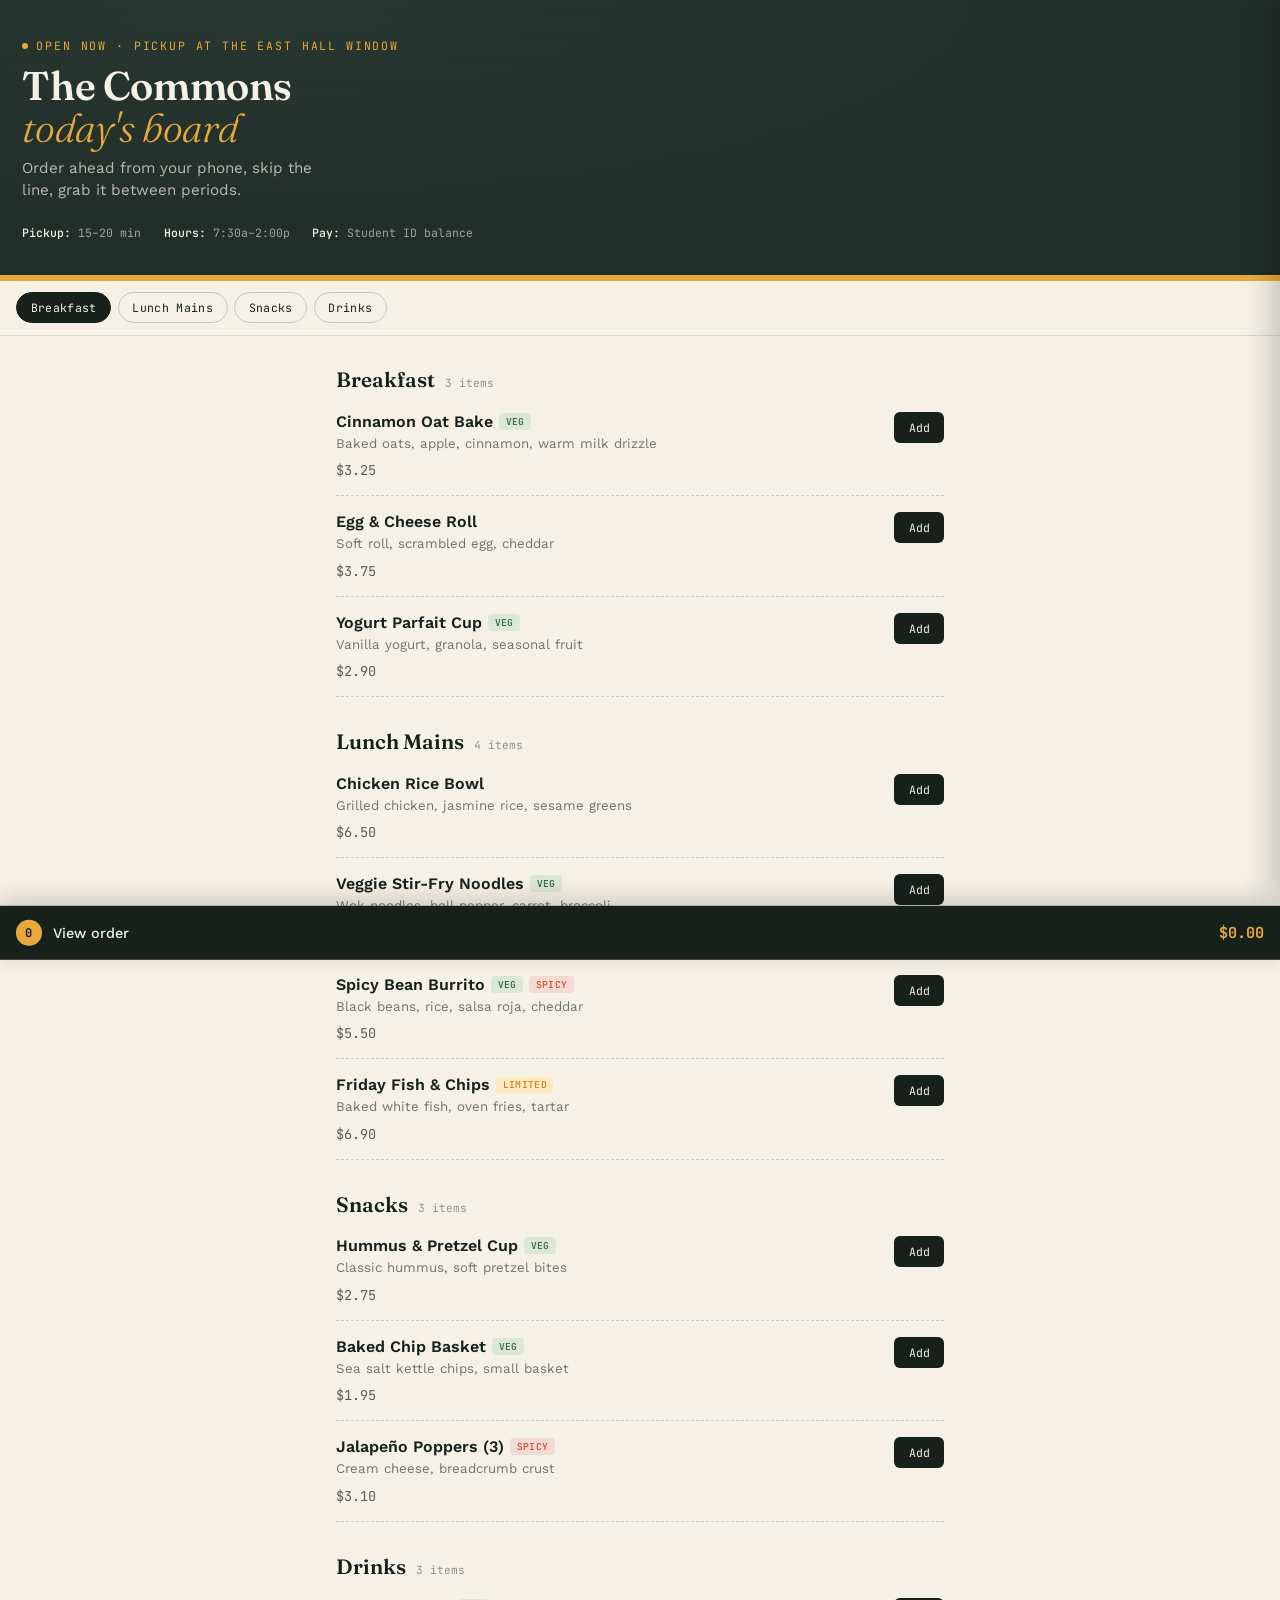
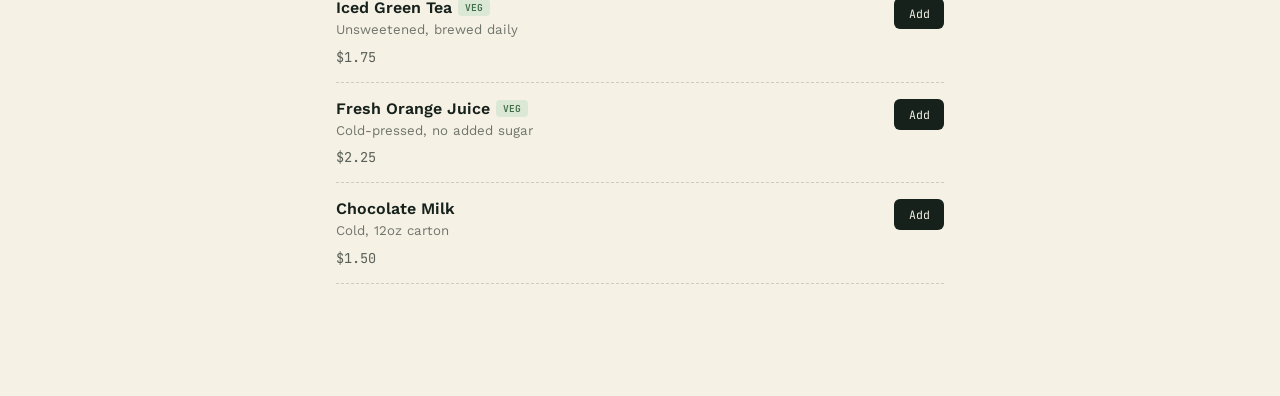
<file: school-canteen-order.html>
<!DOCTYPE html>
<html lang="en">
<head>
<meta charset="UTF-8">
<meta name="viewport" content="width=device-width, initial-scale=1.0">
<title>The Commons — Order Online</title>
<link rel="preconnect" href="https://fonts.googleapis.com">
<link href="https://fonts.googleapis.com/css2?family=Fraunces:opsz,wght@9..144,300..900&family=Work+Sans:wght@400;500;600;700&family=JetBrains+Mono:wght@400;500;700&display=swap" rel="stylesheet">
<style>
  :root{
    --chalk-bg:#1F2E28;
    --chalk-bg-2:#28392F;
    --paper:#F5F1E4;
    --paper-2:#EDE6D2;
    --mustard:#E8A93B;
    --mustard-dark:#C98A22;
    --rust:#C8553D;
    --ink:#16211C;
    --line: rgba(245,241,228,0.18);
  }
  *{box-sizing:border-box; margin:0; padding:0;}
  html{scroll-behavior:smooth;}
  body{
    background:var(--paper);
    color:var(--ink);
    font-family:'Work Sans', sans-serif;
    -webkit-font-smoothing:antialiased;
  }
  @media (prefers-reduced-motion: reduce){
    *{animation:none !important; transition:none !important;}
  }

  /* ---------- HERO / CHALKBOARD ---------- */
  .board{
    background:
      radial-gradient(ellipse at 20% 0%, rgba(255,255,255,0.04), transparent 60%),
      var(--chalk-bg);
    color:var(--paper);
    padding:2.4rem 1.4rem 2.2rem;
    position:relative;
    overflow:hidden;
    border-bottom:6px solid var(--mustard);
  }
  .board::before{
    content:"";
    position:absolute; inset:0;
    background-image:
      repeating-linear-gradient(0deg, rgba(255,255,255,0.015) 0px, transparent 1px, transparent 3px);
    pointer-events:none;
  }
  .eyebrow{
    font-family:'JetBrains Mono', monospace;
    font-size:0.72rem;
    letter-spacing:0.16em;
    text-transform:uppercase;
    color:var(--mustard);
    display:flex; align-items:center; gap:0.5rem;
  }
  .eyebrow::before{
    content:"";
    width:6px; height:6px; border-radius:50%;
    background:var(--mustard);
    animation:pulse 2.2s ease-in-out infinite;
  }
  @keyframes pulse{
    0%,100%{opacity:1; transform:scale(1);}
    50%{opacity:0.4; transform:scale(0.8);}
  }
  .board h1{
    font-family:'Fraunces', serif;
    font-weight:600;
    font-size:2.5rem;
    line-height:1.05;
    margin:0.7rem 0 0.5rem;
    letter-spacing:-0.01em;
  }
  .board h1 em{
    font-style:italic;
    font-weight:300;
    color:var(--mustard);
  }
  .board p.sub{
    font-size:0.95rem;
    color:rgba(245,241,228,0.72);
    max-width:34ch;
    line-height:1.5;
  }
  .board-meta{
    margin-top:1.4rem;
    display:flex;
    gap:1.4rem;
    font-family:'JetBrains Mono', monospace;
    font-size:0.72rem;
    color:rgba(245,241,228,0.6);
    flex-wrap:wrap;
  }
  .board-meta strong{ color:var(--paper); font-weight:500; }

  /* ---------- CATEGORY NAV ---------- */
  .catnav{
    position:sticky; top:0; z-index:20;
    background:var(--paper);
    border-bottom:1px solid rgba(22,33,28,0.12);
    display:flex;
    gap:0.4rem;
    padding:0.7rem 1rem;
    overflow-x:auto;
    scrollbar-width:none;
  }
  .catnav::-webkit-scrollbar{display:none;}
  .cat-btn{
    font-family:'JetBrains Mono', monospace;
    font-size:0.72rem;
    letter-spacing:0.03em;
    white-space:nowrap;
    padding:0.45rem 0.85rem;
    border-radius:100px;
    border:1px solid rgba(22,33,28,0.2);
    background:transparent;
    color:var(--ink);
    cursor:pointer;
    transition:background 0.15s, color 0.15s, border-color 0.15s;
  }
  .cat-btn.active{
    background:var(--ink);
    color:var(--paper);
    border-color:var(--ink);
  }

  /* ---------- MENU ---------- */
  main{
    padding:1.6rem 1rem 7rem;
    max-width:640px;
    margin:0 auto;
  }
  .section-title{
    font-family:'Fraunces', serif;
    font-weight:600;
    font-size:1.3rem;
    margin:2rem 0 0.2rem;
    display:flex;
    align-items:baseline;
    gap:0.6rem;
  }
  .section-title span.count{
    font-family:'JetBrains Mono', monospace;
    font-size:0.7rem;
    color:rgba(22,33,28,0.45);
    font-weight:400;
  }
  .section-title:first-child{ margin-top:0.4rem; }

  .item{
    display:flex;
    justify-content:space-between;
    gap:1rem;
    padding:1rem 0;
    border-bottom:1px dashed rgba(22,33,28,0.18);
  }
  .item-info{ flex:1; }
  .item-name{
    font-weight:600;
    font-size:1rem;
    display:flex;
    align-items:center;
    gap:0.4rem;
  }
  .tag{
    font-family:'JetBrains Mono', monospace;
    font-size:0.6rem;
    padding:0.12rem 0.4rem;
    border-radius:4px;
    text-transform:uppercase;
    letter-spacing:0.03em;
  }
  .tag.veg{ background:#DCE8D6; color:#3D6B45; }
  .tag.spicy{ background:#F3DAD3; color:var(--rust); }
  .tag.limited{ background:#FCE8C2; color:var(--mustard-dark); }
  .item-desc{
    font-size:0.83rem;
    color:rgba(22,33,28,0.6);
    margin-top:0.25rem;
    line-height:1.4;
  }
  .item-price{
    font-family:'JetBrains Mono', monospace;
    font-size:0.85rem;
    color:rgba(22,33,28,0.7);
    margin-top:0.5rem;
  }
  .item-action{
    display:flex;
    flex-direction:column;
    align-items:flex-end;
    justify-content:space-between;
  }
  .add-btn{
    font-family:'JetBrains Mono', monospace;
    font-size:0.72rem;
    background:var(--ink);
    color:var(--paper);
    border:none;
    padding:0.5rem 0.9rem;
    border-radius:6px;
    cursor:pointer;
    transition:background 0.15s, transform 0.1s;
  }
  .add-btn:active{ transform:scale(0.94); }
  .add-btn:hover{ background:#2D4A3E; }
  .qty-control{
    display:flex;
    align-items:center;
    gap:0.5rem;
    background:var(--ink);
    border-radius:6px;
    padding:0.25rem 0.4rem;
  }
  .qty-control button{
    background:none; border:none; color:var(--paper);
    font-family:'JetBrains Mono', monospace;
    font-size:1rem;
    width:1.4rem; height:1.4rem;
    cursor:pointer;
    display:flex; align-items:center; justify-content:center;
  }
  .qty-control span{
    font-family:'JetBrains Mono', monospace;
    color:var(--paper);
    font-size:0.85rem;
    min-width:1ch;
    text-align:center;
  }

  /* ---------- CART BAR (collapsed) ---------- */
  .cart-bar{
    position:fixed; left:0; right:0; bottom:0;
    z-index:30;
    background:var(--ink);
    color:var(--paper);
    padding:0.9rem 1rem;
    display:flex;
    align-items:center;
    justify-content:space-between;
    cursor:pointer;
    transform:translateY(110%);
    transition:transform 0.3s cubic-bezier(.2,.8,.2,1);
    box-shadow:0 -6px 24px rgba(0,0,0,0.18);
  }
  .cart-bar.visible{ transform:translateY(0); }
  .cart-bar-left{
    display:flex; align-items:center; gap:0.7rem;
  }
  .cart-count{
    background:var(--mustard);
    color:var(--ink);
    font-family:'JetBrains Mono', monospace;
    font-weight:700;
    font-size:0.75rem;
    width:1.6rem; height:1.6rem;
    border-radius:50%;
    display:flex; align-items:center; justify-content:center;
  }
  .cart-bar-text{ font-size:0.9rem; font-weight:500; }
  .cart-bar-total{
    font-family:'JetBrains Mono', monospace;
    font-size:0.95rem;
    font-weight:700;
    color:var(--mustard);
  }

  /* ---------- RECEIPT / CART PANEL ---------- */
  .overlay{
    position:fixed; inset:0;
    background:rgba(22,33,28,0.55);
    z-index:40;
    opacity:0;
    pointer-events:none;
    transition:opacity 0.25s;
  }
  .overlay.open{ opacity:1; pointer-events:auto; }

  .receipt{
    position:fixed;
    right:0; top:0; bottom:0;
    width:min(92vw, 400px);
    background:var(--paper);
    z-index:50;
    transform:translateX(100%);
    transition:transform 0.32s cubic-bezier(.2,.8,.2,1);
    display:flex;
    flex-direction:column;
    box-shadow:-8px 0 30px rgba(0,0,0,0.2);
  }
  .receipt.open{ transform:translateX(0); }

  .receipt-header{
    padding:1.3rem 1.3rem 1rem;
    border-bottom:2px dashed rgba(22,33,28,0.25);
    display:flex;
    justify-content:space-between;
    align-items:flex-start;
  }
  .receipt-header h2{
    font-family:'Fraunces', serif;
    font-size:1.3rem;
    font-weight:600;
  }
  .receipt-header .order-no{
    font-family:'JetBrains Mono', monospace;
    font-size:0.68rem;
    color:rgba(22,33,28,0.5);
    margin-top:0.2rem;
  }
  .close-receipt{
    background:none; border:none; cursor:pointer;
    font-size:1.3rem; line-height:1;
    color:var(--ink);
    padding:0.2rem;
  }

  .receipt-body{
    flex:1;
    overflow-y:auto;
    padding:0.5rem 1.3rem;
  }
  .receipt-line{
    display:flex;
    justify-content:space-between;
    align-items:center;
    gap:0.6rem;
    padding:0.75rem 0;
    border-bottom:1px dashed rgba(22,33,28,0.15);
    font-family:'JetBrains Mono', monospace;
    font-size:0.82rem;
  }
  .receipt-line .rl-name{
    font-family:'Work Sans', sans-serif;
    font-weight:500;
    font-size:0.88rem;
  }
  .receipt-line .rl-qty{ color:rgba(22,33,28,0.5); }
  .receipt-line .rl-controls{
    display:flex; align-items:center; gap:0.4rem;
  }
  .rl-controls button{
    background:var(--paper-2);
    border:none; border-radius:4px;
    width:1.4rem; height:1.4rem;
    cursor:pointer;
    font-family:'JetBrains Mono', monospace;
  }
  .empty-cart{
    text-align:center;
    padding:3rem 1rem;
    color:rgba(22,33,28,0.5);
    font-size:0.88rem;
  }

  .receipt-summary{
    padding:1rem 1.3rem;
    border-top:2px dashed rgba(22,33,28,0.25);
    font-family:'JetBrains Mono', monospace;
    font-size:0.85rem;
  }
  .sum-row{
    display:flex; justify-content:space-between;
    padding:0.25rem 0;
    color:rgba(22,33,28,0.65);
  }
  .sum-row.total{
    color:var(--ink);
    font-weight:700;
    font-size:1.05rem;
    padding-top:0.6rem;
    margin-top:0.3rem;
    border-top:1px solid rgba(22,33,28,0.2);
  }

  .checkout-btn{
    margin:0 1.3rem 1.3rem;
    background:var(--mustard);
    color:var(--ink);
    border:none;
    padding:0.9rem;
    border-radius:8px;
    font-family:'JetBrains Mono', monospace;
    font-weight:700;
    font-size:0.85rem;
    letter-spacing:0.02em;
    cursor:pointer;
    transition:background 0.15s, transform 0.1s;
  }
  .checkout-btn:hover{ background:var(--mustard-dark); }
  .checkout-btn:active{ transform:scale(0.98); }
  .checkout-btn:disabled{
    background:rgba(22,33,28,0.15);
    color:rgba(22,33,28,0.4);
    cursor:not-allowed;
  }

  /* ---------- CHECKOUT FORM ---------- */
  .checkout-form{
    padding:0.3rem 1.3rem 1.3rem;
    display:flex;
    flex-direction:column;
    gap:0.8rem;
  }
  .field label{
    display:block;
    font-family:'JetBrains Mono', monospace;
    font-size:0.68rem;
    text-transform:uppercase;
    letter-spacing:0.05em;
    color:rgba(22,33,28,0.55);
    margin-bottom:0.3rem;
  }
  .field input, .field select{
    width:100%;
    padding:0.65rem 0.7rem;
    border:1px solid rgba(22,33,28,0.25);
    border-radius:6px;
    font-family:'Work Sans', sans-serif;
    font-size:0.9rem;
    background:white;
    color:var(--ink);
  }
  .field input:focus, .field select:focus{
    outline:2px solid var(--mustard);
    outline-offset:1px;
  }

  /* ---------- CONFIRMATION ---------- */
  .confirm{
    text-align:center;
    padding:2.5rem 1.5rem;
  }
  .confirm .stamp{
    font-family:'Fraunces', serif;
    font-size:1.6rem;
    font-weight:600;
    margin-bottom:0.4rem;
  }
  .confirm .ticket{
    font-family:'JetBrains Mono', monospace;
    background:var(--paper-2);
    border:1px dashed rgba(22,33,28,0.3);
    border-radius:8px;
    padding:1rem;
    margin:1.2rem 0;
    font-size:0.8rem;
    line-height:1.7;
    text-align:left;
  }
  .confirm p.note{
    font-size:0.85rem;
    color:rgba(22,33,28,0.6);
    line-height:1.5;
  }
  .new-order-btn{
    margin-top:1.4rem;
    background:var(--ink);
    color:var(--paper);
    border:none;
    padding:0.7rem 1.2rem;
    border-radius:6px;
    font-family:'JetBrains Mono', monospace;
    font-size:0.78rem;
    cursor:pointer;
  }

  /* Keyboard focus visibility */
  button:focus-visible, .cat-btn:focus-visible{
    outline:2px solid var(--mustard);
    outline-offset:2px;
  }

  @media (max-width:420px){
    .board h1{ font-size:2.1rem; }
  }
</style>
</head>
<body>

<div class="board">
  <div class="eyebrow">Open now &middot; Pickup at the East Hall window</div>
  <h1>The Commons<br><em>today's board</em></h1>
  <p class="sub">Order ahead from your phone, skip the line, grab it between periods.</p>
  <div class="board-meta">
    <span><strong>Pickup:</strong> 15&ndash;20 min</span>
    <span><strong>Hours:</strong> 7:30a&ndash;2:00p</span>
    <span><strong>Pay:</strong> Student ID balance</span>
  </div>
</div>

<nav class="catnav" id="catnav"></nav>

<main id="menu"></main>

<div class="cart-bar" id="cartBar">
  <div class="cart-bar-left">
    <div class="cart-count" id="cartCount">0</div>
    <div class="cart-bar-text">View order</div>
  </div>
  <div class="cart-bar-total" id="cartBarTotal">$0.00</div>
</div>

<div class="overlay" id="overlay"></div>

<aside class="receipt" id="receipt">
  <div id="receiptContent"></div>
</aside>

<script>
const MENU = [
  { id:'p1', cat:'Breakfast', name:'Cinnamon Oat Bake', desc:'Baked oats, apple, cinnamon, warm milk drizzle', price:3.25, tags:['veg'] },
  { id:'p2', cat:'Breakfast', name:'Egg & Cheese Roll', desc:'Soft roll, scrambled egg, cheddar', price:3.75, tags:[] },
  { id:'p3', cat:'Breakfast', name:'Yogurt Parfait Cup', desc:'Vanilla yogurt, granola, seasonal fruit', price:2.90, tags:['veg'] },

  { id:'l1', cat:'Lunch Mains', name:'Chicken Rice Bowl', desc:'Grilled chicken, jasmine rice, sesame greens', price:6.50, tags:[] },
  { id:'l2', cat:'Lunch Mains', name:'Veggie Stir-Fry Noodles', desc:'Wok noodles, bell pepper, carrot, broccoli', price:5.75, tags:['veg'] },
  { id:'l3', cat:'Lunch Mains', name:'Spicy Bean Burrito', desc:'Black beans, rice, salsa roja, cheddar', price:5.50, tags:['veg','spicy'] },
  { id:'l4', cat:'Lunch Mains', name:'Friday Fish & Chips', desc:'Baked white fish, oven fries, tartar', price:6.90, tags:['limited'] },

  { id:'s1', cat:'Snacks', name:'Hummus & Pretzel Cup', desc:'Classic hummus, soft pretzel bites', price:2.75, tags:['veg'] },
  { id:'s2', cat:'Snacks', name:'Baked Chip Basket', desc:'Sea salt kettle chips, small basket', price:1.95, tags:['veg'] },
  { id:'s3', cat:'Snacks', name:'Jalapeño Poppers (3)', desc:'Cream cheese, breadcrumb crust', price:3.10, tags:['spicy'] },

  { id:'d1', cat:'Drinks', name:'Iced Green Tea', desc:'Unsweetened, brewed daily', price:1.75, tags:['veg'] },
  { id:'d2', cat:'Drinks', name:'Fresh Orange Juice', desc:'Cold-pressed, no added sugar', price:2.25, tags:['veg'] },
  { id:'d3', cat:'Drinks', name:'Chocolate Milk', desc:'Cold, 12oz carton', price:1.50, tags:[] },
];

const CATEGORIES = [...new Set(MENU.map(i => i.cat))];
let cart = {}; // id -> qty

function fmt(n){ return '$' + n.toFixed(2); }

function renderCatNav(){
  const nav = document.getElementById('catnav');
  nav.innerHTML = CATEGORIES.map((c,i) =>
    `<button class="cat-btn${i===0?' active':''}" data-cat="${c}">${c}</button>`
  ).join('');
  nav.querySelectorAll('.cat-btn').forEach(btn => {
    btn.addEventListener('click', () => {
      document.getElementById('sec-' + btn.dataset.cat.replace(/\s+/g,'-')).scrollIntoView({behavior:'smooth', block:'start'});
    });
  });
}

function renderMenu(){
  const main = document.getElementById('menu');
  main.innerHTML = CATEGORIES.map(cat => {
    const items = MENU.filter(i => i.cat === cat);
    return `
      <div class="section-title" id="sec-${cat.replace(/\s+/g,'-')}">${cat} <span class="count">${items.length} items</span></div>
      ${items.map(renderItem).join('')}
    `;
  }).join('');
  attachItemHandlers();
}

function tagHTML(tags){
  const map = { veg:'Veg', spicy:'Spicy', limited:'Limited' };
  return tags.map(t => `<span class="tag ${t}">${map[t]}</span>`).join('');
}

function renderItem(item){
  const qty = cart[item.id] || 0;
  return `
    <div class="item" data-id="${item.id}">
      <div class="item-info">
        <div class="item-name">${item.name} ${tagHTML(item.tags)}</div>
        <div class="item-desc">${item.desc}</div>
        <div class="item-price">${fmt(item.price)}</div>
      </div>
      <div class="item-action">
        <div class="action-slot">
          ${qty === 0
            ? `<button class="add-btn" data-action="add">Add</button>`
            : `<div class="qty-control">
                 <button data-action="dec" aria-label="Remove one">−</button>
                 <span>${qty}</span>
                 <button data-action="inc" aria-label="Add one">+</button>
               </div>`
          }
        </div>
      </div>
    </div>
  `;
}

function attachItemHandlers(){
  document.querySelectorAll('.item').forEach(el => {
    const id = el.dataset.id;
    el.querySelectorAll('button').forEach(btn => {
      btn.addEventListener('click', () => {
        const action = btn.dataset.action;
        if(action === 'add' || action === 'inc'){
          cart[id] = (cart[id] || 0) + 1;
        } else if(action === 'dec'){
          cart[id] = Math.max(0, (cart[id] || 0) - 1);
          if(cart[id] === 0) delete cart[id];
        }
        updateItemSlot(id);
        updateCartBar();
        if(document.getElementById('receipt').classList.contains('open')){
          renderReceipt();
        }
      });
    });
  });
}

function updateItemSlot(id){
  const el = document.querySelector(`.item[data-id="${id}"] .action-slot`);
  const item = MENU.find(i => i.id === id);
  const qty = cart[id] || 0;
  el.innerHTML = qty === 0
    ? `<button class="add-btn" data-action="add">Add</button>`
    : `<div class="qty-control">
         <button data-action="dec" aria-label="Remove one">−</button>
         <span>${qty}</span>
         <button data-action="inc" aria-label="Add one">+</button>
       </div>`;
  el.querySelectorAll('button').forEach(btn => {
    btn.addEventListener('click', () => {
      const action = btn.dataset.action;
      if(action === 'add' || action === 'inc'){
        cart[id] = (cart[id] || 0) + 1;
      } else if(action === 'dec'){
        cart[id] = Math.max(0, (cart[id] || 0) - 1);
        if(cart[id] === 0) delete cart[id];
      }
      updateItemSlot(id);
      updateCartBar();
      if(document.getElementById('receipt').classList.contains('open')){
        renderReceipt();
      }
    });
  });
}

function cartTotal(){
  return Object.entries(cart).reduce((sum, [id, qty]) => {
    const item = MENU.find(i => i.id === id);
    return sum + item.price * qty;
  }, 0);
}
function cartCount(){
  return Object.values(cart).reduce((a,b) => a+b, 0);
}

function updateCartBar(){
  const count = cartCount();
  const bar = document.getElementById('cartBar');
  document.getElementById('cartCount').textContent = count;
  document.getElementById('cartBarTotal').textContent = fmt(cartTotal());
  bar.classList.toggle('visible', count > 0);
}

const FEE = 0.30;

function renderReceipt(){
  const items = Object.entries(cart).map(([id, qty]) => {
    const item = MENU.find(i => i.id === id);
    return { ...item, qty };
  });
  const subtotal = items.reduce((s,i) => s + i.price*i.qty, 0);
  const total = items.length ? subtotal + FEE : 0;

  const content = document.getElementById('receiptContent');
  content.innerHTML = `
    <div class="receipt-header">
      <div>
        <h2>Your order</h2>
        <div class="order-no">TICKET #${String(Math.floor(Math.random()*900+100))}</div>
      </div>
      <button class="close-receipt" id="closeReceipt" aria-label="Close">&times;</button>
    </div>
    <div class="receipt-body">
      ${items.length === 0
        ? `<div class="empty-cart">Nothing on the board yet.<br>Add something tasty →</div>`
        : items.map(i => `
          <div class="receipt-line">
            <div>
              <div class="rl-name">${i.name}</div>
              <div class="rl-qty">${i.qty} × ${fmt(i.price)}</div>
            </div>
            <div class="rl-controls">
              <button data-id="${i.id}" data-action="dec">−</button>
              <span>${fmt(i.price*i.qty)}</span>
              <button data-id="${i.id}" data-action="inc">+</button>
            </div>
          </div>
        `).join('')
      }
    </div>
    ${items.length > 0 ? `
      <div class="receipt-summary">
        <div class="sum-row"><span>Subtotal</span><span>${fmt(subtotal)}</span></div>
        <div class="sum-row"><span>Service fee</span><span>${fmt(FEE)}</span></div>
        <div class="sum-row total"><span>Total</span><span>${fmt(total)}</span></div>
      </div>
      <div class="checkout-form" id="checkoutFormWrap">
        <div class="field">
          <label for="fname">Name</label>
          <input type="text" id="fname" placeholder="Full name">
        </div>
        <div class="field">
          <label for="fclass">Class / Grade</label>
          <input type="text" id="fclass" placeholder="e.g. Grade 11B">
        </div>
        <div class="field">
          <label for="fpickup">Pickup time</label>
          <select id="fpickup">
            <option>Next available (15–20 min)</option>
            <option>Break — 10:30</option>
            <option>Lunch — 12:15</option>
            <option>End of day — 1:45</option>
          </select>
        </div>
        <button class="checkout-btn" id="placeOrderBtn">Place order — ${fmt(total)}</button>
      </div>
    ` : ''}
  `;

  document.getElementById('closeReceipt').addEventListener('click', closeReceipt);
  content.querySelectorAll('.rl-controls button').forEach(btn => {
    btn.addEventListener('click', () => {
      const id = btn.dataset.id;
      const action = btn.dataset.action;
      if(action === 'inc') cart[id] = (cart[id]||0) + 1;
      if(action === 'dec'){
        cart[id] = Math.max(0, (cart[id]||0) - 1);
        if(cart[id] === 0) delete cart[id];
      }
      updateItemSlot(id);
      updateCartBar();
      renderReceipt();
    });
  });

  const placeBtn = document.getElementById('placeOrderBtn');
  if(placeBtn){
    placeBtn.addEventListener('click', () => {
      const name = document.getElementById('fname').value.trim();
      const cls = document.getElementById('fclass').value.trim();
      const pickup = document.getElementById('fpickup').value;
      if(!name){
        document.getElementById('fname').focus();
        return;
      }
      renderConfirmation(name, cls, pickup, items, total);
    });
  }
}

function renderConfirmation(name, cls, pickup, items, total){
  const ticket = 'TK' + Math.floor(Math.random()*9000+1000);
  const content = document.getElementById('receiptContent');
  content.innerHTML = `
    <div class="receipt-header">
      <div><h2>Order sent</h2></div>
      <button class="close-receipt" id="closeReceipt" aria-label="Close">&times;</button>
    </div>
    <div class="confirm">
      <div class="stamp">✓ Confirmed</div>
      <p class="note">Show ticket <strong>${ticket}</strong> at the East Hall window when it's ready.</p>
      <div class="ticket">
        NAME&nbsp;&nbsp;&nbsp;${name}<br>
        CLASS&nbsp;&nbsp;${cls || '—'}<br>
        PICKUP&nbsp;${pickup}<br>
        —————————————<br>
        ${items.map(i => `${i.qty}× ${i.name}`).join('<br>')}<br>
        —————————————<br>
        TOTAL&nbsp;&nbsp;${fmt(total)}
      </div>
      <button class="new-order-btn" id="newOrderBtn">Start a new order</button>
    </div>
  `;
  document.getElementById('closeReceipt').addEventListener('click', closeReceipt);
  document.getElementById('newOrderBtn').addEventListener('click', () => {
    cart = {};
    renderMenu();
    updateCartBar();
    closeReceipt();
  });
}

function openReceipt(){
  renderReceipt();
  document.getElementById('receipt').classList.add('open');
  document.getElementById('overlay').classList.add('open');
}
function closeReceipt(){
  document.getElementById('receipt').classList.remove('open');
  document.getElementById('overlay').classList.remove('open');
}

document.getElementById('cartBar').addEventListener('click', openReceipt);
document.getElementById('overlay').addEventListener('click', closeReceipt);

renderCatNav();
renderMenu();
updateCartBar();
</script>

</body>
</html>
</file>
